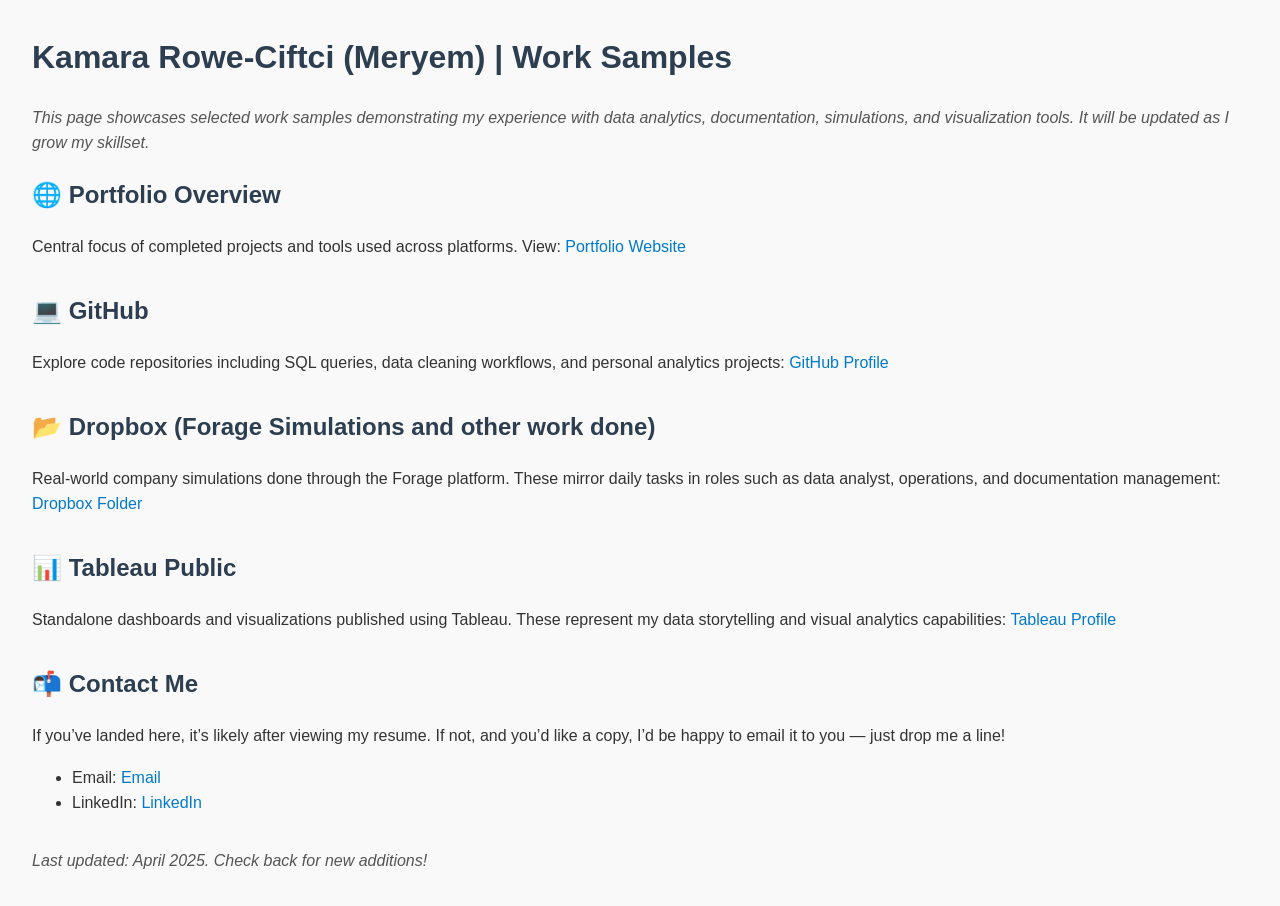
<file: work_sample.html>
<!DOCTYPE html>
<html lang="en">
<head>
  <meta charset="UTF-8" />
  <meta name="viewport" content="width=device-width, initial-scale=1.0"/>
  <title>Meryem's Work Samples</title>
  <style>
    body {
      font-family: Arial, sans-serif;
      margin: 2rem;
      background-color: #f9f9f9;
      color: #333;
      line-height: 1.6;
    }
    h1, h2 {
      color: #2c3e50;
    }
    a {
      color: #007acc;
      text-decoration: none;
    }
    a:hover {
      text-decoration: underline;
    }
    .section {
      margin-bottom: 2rem;
    }
    .note {
      font-style: italic;
      color: #555;
    }
  </style>
</head>
<body>

  <h1>Kamara Rowe-Ciftci (Meryem) | Work Samples</h1>
  <p class="note">This page showcases selected work samples demonstrating my experience with data analytics, documentation, simulations, and visualization tools. It will be updated as I grow my skillset.</p>

  <div class="section">
    <h2>🌐 Portfolio Overview</h2>
    <p>Central focus of completed projects and tools used across platforms. View: 
      <a href="https://meryemciftcialy.github.io/analyst-journal/" target="_blank">Portfolio Website</a>
    </p>
  </div>

  <div class="section">
    <h2>💻 GitHub</h2>
    <p>Explore code repositories including SQL queries, data cleaning workflows, and personal analytics projects: 
      <a href="https://github.com/MeryemCiftciAly/Portfolio-Hub" target="_blank">GitHub Profile</a>
    </p>
  </div>

  <div class="section">
    <h2>📂 Dropbox (Forage Simulations and other work done)</h2>
    <p>Real-world company simulations done through the Forage platform. These mirror daily tasks in roles such as data analyst, operations, and documentation management: 
      <a href="https://www.dropbox.com/scl/fo/lsm59ot9c59tyalbiejqs/APK3B2f-eehoZB6tLm5bz34?rlkey=7rc4uytibnjf07ix6zun3uyar&st=2cqmrg8i&dl=0" target="_blank">Dropbox Folder</a>
    </p>
  </div>

  <div class="section">
    <h2>📊 Tableau Public</h2>
    <p>Standalone dashboards and visualizations published using Tableau. These represent my data storytelling and visual analytics capabilities: 
      <a href="https://public.tableau.com/app/profile/meryem.ciftci/vizzes" target="_blank">Tableau Profile</a>
    </p>
  </div>

  <div class="section">
    <h2>📬 Contact Me</h2>
    <p>If you’ve landed here, it’s likely after viewing my resume. If not, and you’d like a copy, I’d be happy to email it to you — just drop me a line!</p>
    <ul>
      <li>Email: <a href="mailto:meryemkciftci@gmail.com">Email</a></li>
      <li>LinkedIn: <a href="https://linkedin.com/in/meryack" target="_blank">LinkedIn</a></li>
    </ul>
  </div>

  <p class="note">Last updated: April 2025. Check back for new additions!</p>

</body>
</html>
</file>
